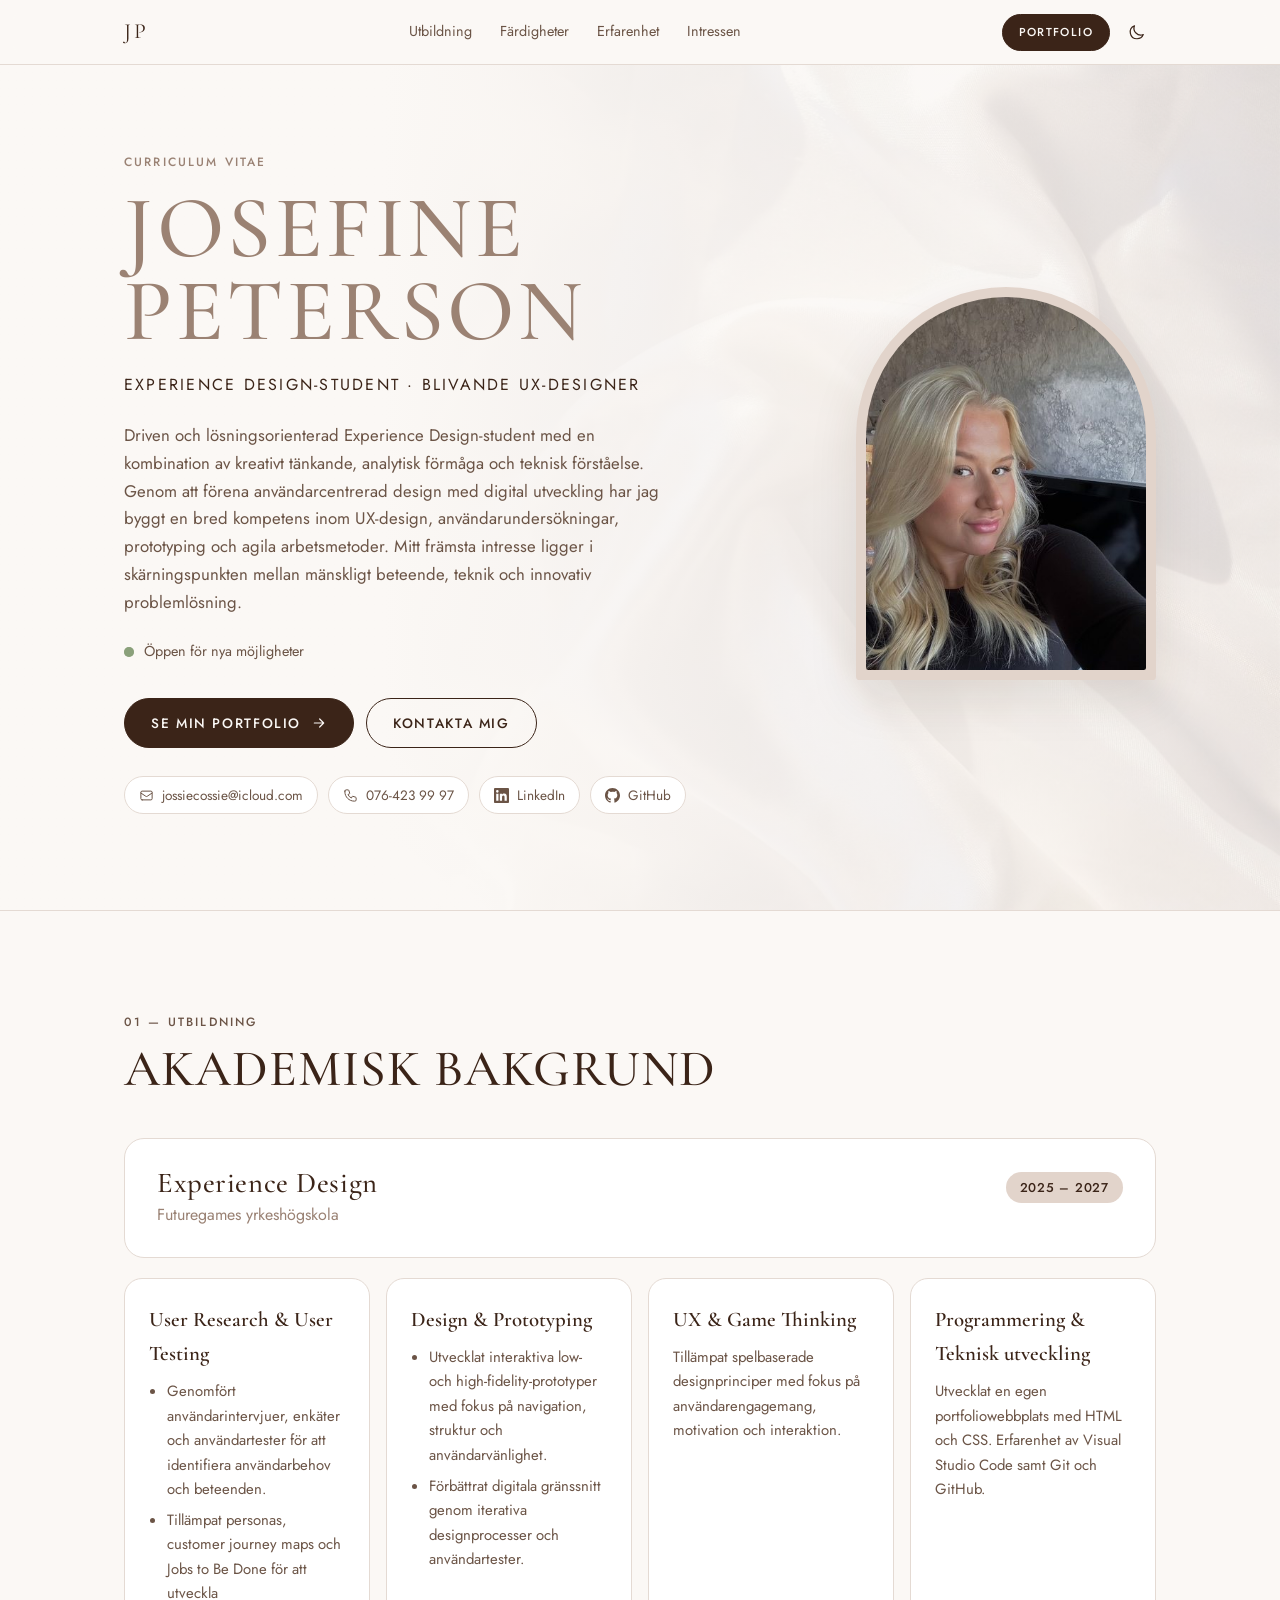
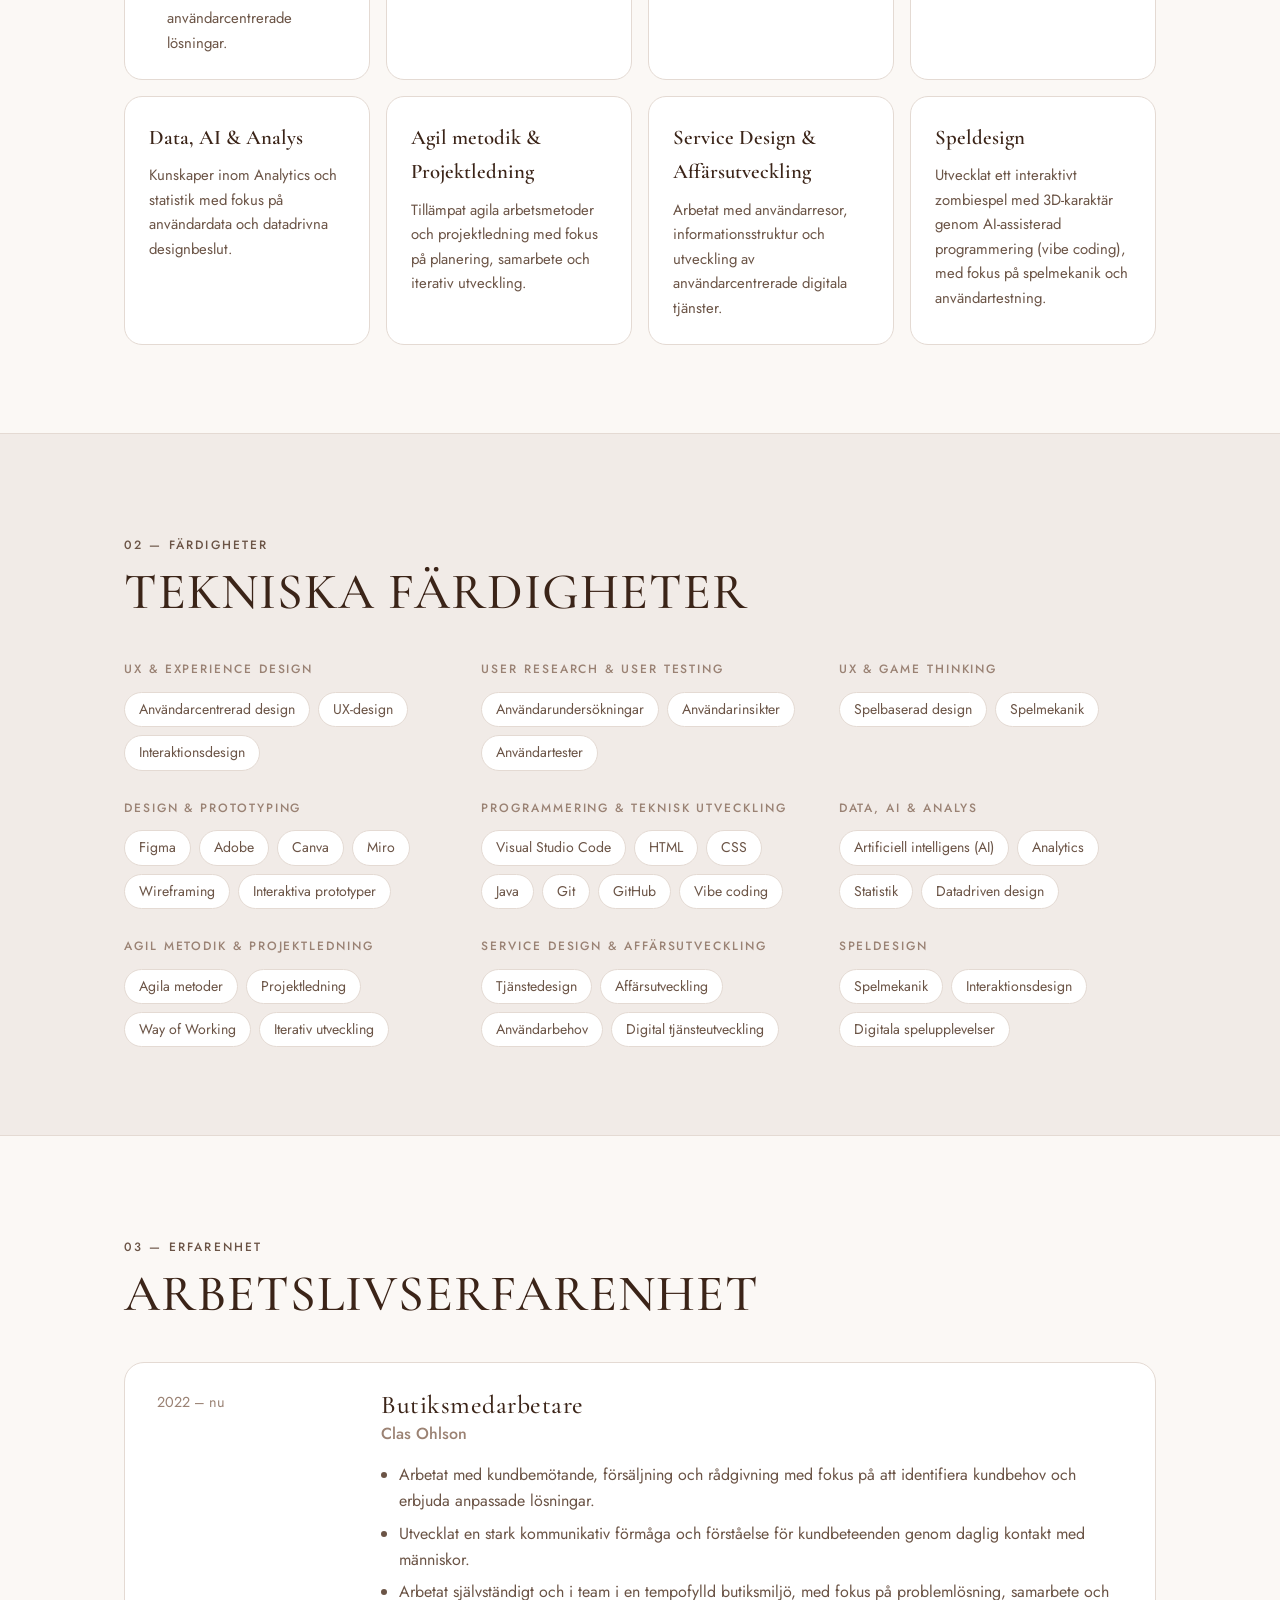
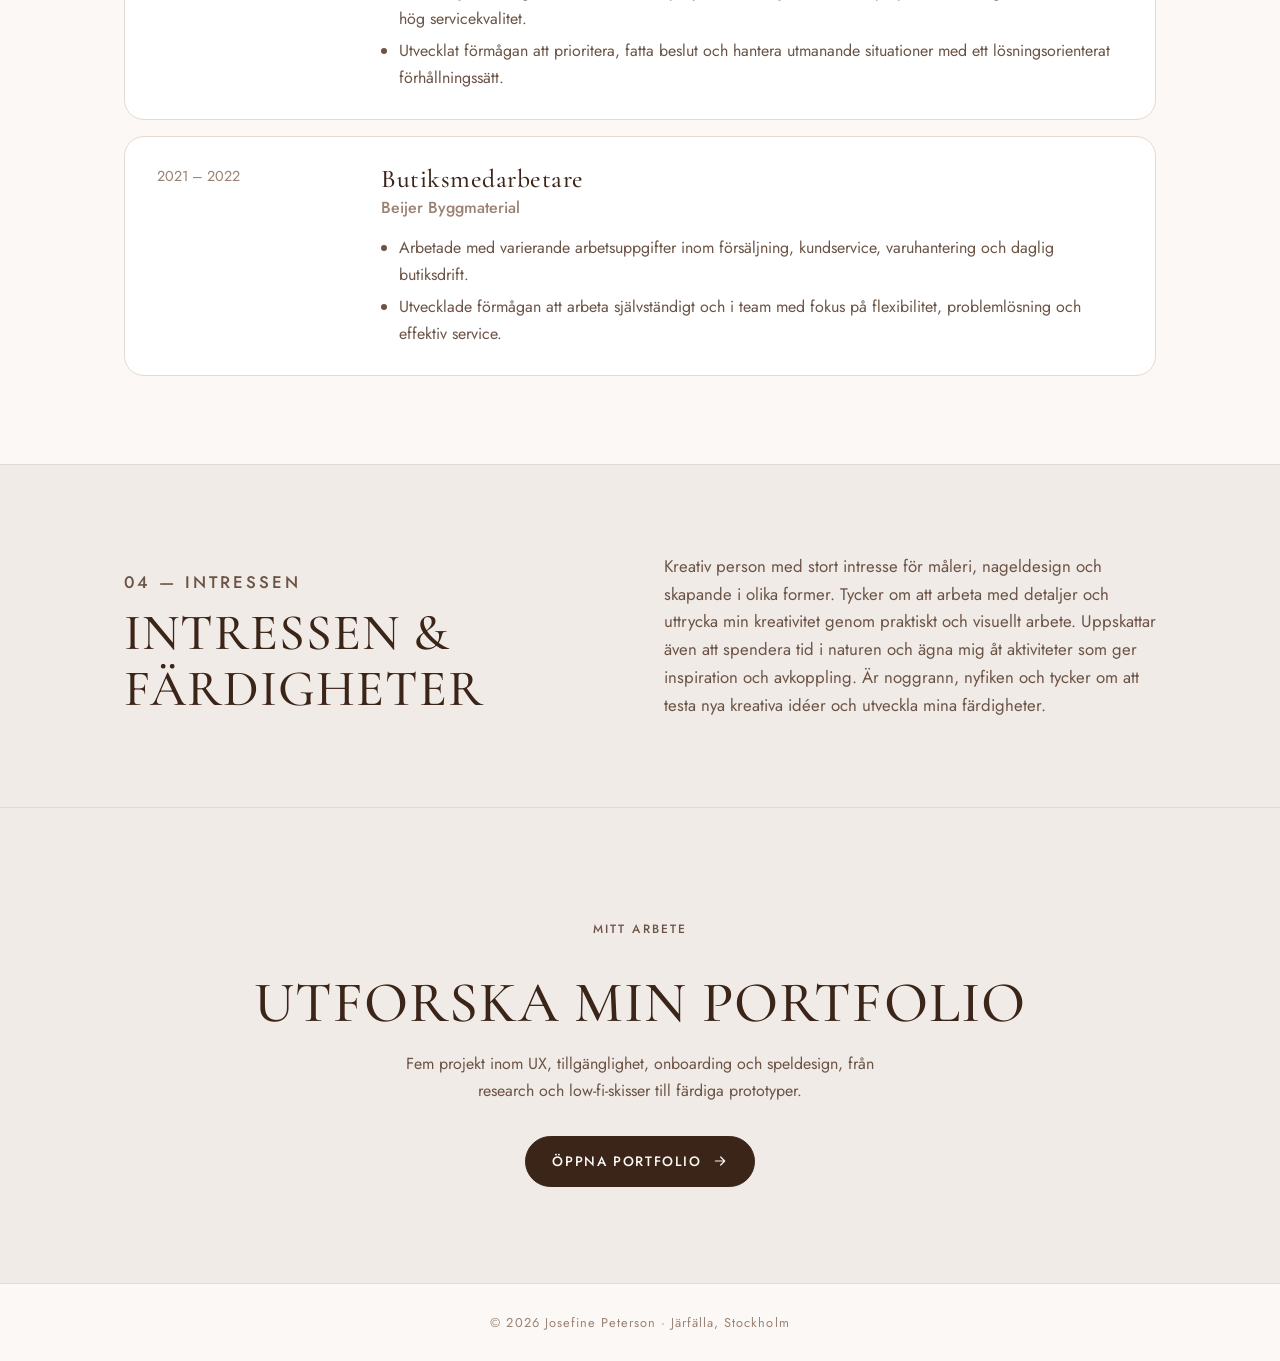
<file: index.html>
<!DOCTYPE html>
<html lang="sv">
<head>
  <meta charset="UTF-8" />
  <meta name="viewport" content="width=device-width, initial-scale=1.0" />
  <title>Josefine Peterson – CV</title>
  <meta name="description" content="Josefine Peterson – Experience Design-student och blivande UX-designer." />
  <script>
    try {
      const t = localStorage.getItem('theme')
      if (t === 'dark' || (!t && matchMedia('(prefers-color-scheme: dark)').matches)) document.documentElement.dataset.theme = 'dark'
    } catch (e) {}
  </script>
  <link rel="preconnect" href="https://fonts.googleapis.com" />
  <link rel="preconnect" href="https://fonts.gstatic.com" crossorigin />
  <link href="https://fonts.googleapis.com/css2?family=Cormorant+Garamond:wght@400;500;600&family=Jost:wght@300;400;500;600&display=swap" rel="stylesheet" />
  <link rel="stylesheet" href="style.css" />
</head>
<body>

  <!-- NAV -->
  <nav class="nav">
    <div class="container nav-inner">
      <a href="#top" class="brand">JP</a>

      <ul class="nav-links">
        <li><a href="#utbildning" class="nav-link">Utbildning</a></li>
        <li><a href="#fardigheter" class="nav-link">Färdigheter</a></li>
        <li><a href="#erfarenhet" class="nav-link">Erfarenhet</a></li>
        <li><a href="#intressen" class="nav-link">Intressen</a></li>
      </ul>

      <div class="nav-actions">
        <a href="portfolio.html" class="btn btn-primary btn-sm">Portfolio</a>
        <button id="theme-toggle" class="icon-btn" aria-label="Byt tema">
          <svg class="theme-moon" fill="none" stroke="currentColor" stroke-width="1.6" viewBox="0 0 24 24"><path stroke-linecap="round" stroke-linejoin="round" d="M20.354 15.354A9 9 0 018.646 3.646 9.003 9.003 0 0012 21a9.003 9.003 0 008.354-5.646z"/></svg>
          <svg class="theme-sun" fill="none" stroke="currentColor" stroke-width="1.6" viewBox="0 0 24 24"><path stroke-linecap="round" stroke-linejoin="round" d="M12 3v1m0 16v1m9-9h-1M4 12H3m15.364-6.364l-.707.707M6.343 17.657l-.707.707M17.657 17.657l-.707-.707M6.343 6.343l-.707-.707M12 8a4 4 0 100 8 4 4 0 000-8z"/></svg>
        </button>
        <button id="menu-btn" class="icon-btn" aria-label="Meny" aria-expanded="false">
          <svg fill="none" stroke="currentColor" stroke-width="1.6" viewBox="0 0 24 24"><path stroke-linecap="round" d="M4 7h16M4 12h16M4 17h16"/></svg>
        </button>
      </div>
    </div>

    <div id="mobile-menu" class="mobile-menu">
      <ul>
        <li><a href="#utbildning" class="nav-link">Utbildning</a></li>
        <li><a href="#fardigheter" class="nav-link">Färdigheter</a></li>
        <li><a href="#erfarenhet" class="nav-link">Erfarenhet</a></li>
        <li><a href="#intressen" class="nav-link">Intressen</a></li>
        <li><a href="portfolio.html" class="nav-link">Portfolio →</a></li>
      </ul>
    </div>
  </nav>

  <!-- HERO -->
  <header id="top" class="cv-hero">
    <div class="container cv-hero-grid">
      <div class="fade-in">
        <p class="eyebrow">Curriculum Vitae</p>
        <h1 style="margin-top:14px">Josefine<br />Peterson</h1>
        <p class="role">Experience Design-student · Blivande UX-designer</p>
        <p class="lead">
          Driven och lösningsorienterad Experience Design-student med en kombination av kreativt tänkande,
          analytisk förmåga och teknisk förståelse. Genom att förena användarcentrerad design med digital
          utveckling har jag byggt en bred kompetens inom UX-design, användarundersökningar, prototyping och
          agila arbetsmetoder. Mitt främsta intresse ligger i skärningspunkten mellan mänskligt beteende,
          teknik och innovativ problemlösning.
        </p>

        <div class="availability">
          <span class="pulse"><span></span><span></span></span>
          Öppen för nya möjligheter
        </div>

        <div class="hero-actions">
          <a href="portfolio.html" class="btn btn-primary">
            Se min portfolio
            <svg fill="none" stroke="currentColor" stroke-width="1.8" viewBox="0 0 24 24"><path stroke-linecap="round" stroke-linejoin="round" d="M5 12h14m-6-6l6 6-6 6"/></svg>
          </a>
          <a href="mailto:jossiecossie@icloud.com" class="btn btn-ghost">Kontakta mig</a>
        </div>

        <div class="contact-row">
          <a href="mailto:jossiecossie@icloud.com" class="chip-link">
            <svg fill="none" stroke="currentColor" stroke-width="1.6" viewBox="0 0 24 24"><path stroke-linecap="round" stroke-linejoin="round" d="M3 8l7.89 5.26a2 2 0 002.22 0L21 8M5 19h14a2 2 0 002-2V7a2 2 0 00-2-2H5a2 2 0 00-2 2v10a2 2 0 002 2z"/></svg>
            jossiecossie@icloud.com
          </a>
          <a href="tel:+46764239997" class="chip-link">
            <svg fill="none" stroke="currentColor" stroke-width="1.6" viewBox="0 0 24 24"><path stroke-linecap="round" stroke-linejoin="round" d="M3 5a2 2 0 012-2h3.28a1 1 0 01.948.684l1.498 4.493a1 1 0 01-.502 1.21l-2.257 1.13a11.042 11.042 0 005.516 5.516l1.13-2.257a1 1 0 011.21-.502l4.493 1.498a1 1 0 01.684.949V19a2 2 0 01-2 2h-1C9.716 21 3 14.284 3 6V5z"/></svg>
            076-423 99 97
          </a>
          <a href="https://www.linkedin.com/in/josefine-peterson-59697a396" target="_blank" rel="noopener noreferrer" class="chip-link">
            <svg fill="currentColor" viewBox="0 0 24 24"><path d="M20.447 20.452h-3.554v-5.569c0-1.328-.027-3.037-1.852-3.037-1.853 0-2.136 1.445-2.136 2.939v5.667H9.351V9h3.414v1.561h.046c.477-.9 1.637-1.85 3.37-1.85 3.601 0 4.267 2.37 4.267 5.455v6.286zM5.337 7.433a2.062 2.062 0 01-2.063-2.065 2.064 2.064 0 112.063 2.065zm1.782 13.019H3.555V9h3.564v11.452zM22.225 0H1.771C.792 0 0 .774 0 1.729v20.542C0 23.227.792 24 1.771 24h20.451C23.2 24 24 23.227 24 22.271V1.729C24 .774 23.2 0 22.222 0h.003z"/></svg>
            LinkedIn
          </a>
          <a href="https://github.com/josefinepetersooon" target="_blank" rel="noopener noreferrer" class="chip-link">
            <svg fill="currentColor" viewBox="0 0 24 24"><path d="M12 0C5.374 0 0 5.373 0 12c0 5.302 3.438 9.8 8.207 11.387.599.111.793-.261.793-.577v-2.234c-3.338.726-4.033-1.416-4.033-1.416-.546-1.387-1.333-1.756-1.333-1.756-1.089-.745.083-.729.083-.729 1.205.084 1.839 1.237 1.839 1.237 1.07 1.834 2.807 1.304 3.492.997.107-.775.418-1.305.762-1.604-2.665-.305-5.467-1.334-5.467-5.931 0-1.311.469-2.381 1.236-3.221-.124-.303-.535-1.524.117-3.176 0 0 1.008-.322 3.301 1.23A11.509 11.509 0 0112 5.803c1.02.005 2.047.138 3.006.404 2.291-1.552 3.297-1.23 3.297-1.23.653 1.653.242 2.874.118 3.176.77.84 1.235 1.911 1.235 3.221 0 4.609-2.807 5.624-5.479 5.921.43.372.823 1.102.823 2.222v3.293c0 .319.192.694.801.576C20.566 21.797 24 17.3 24 12c0-6.627-5.373-12-12-12z"/></svg>
            GitHub
          </a>
        </div>
      </div>

      <div class="hero-photo fade-in d1">
        <img src="images/josefine.jpg" alt="Porträtt av Josefine Peterson" />
      </div>
    </div>
  </header>

  <main>

    <!-- UTBILDNING -->
    <section id="utbildning" class="section">
      <div class="container">
        <div class="section-head reveal">
          <p class="eyebrow">01 — Utbildning</p>
          <h2>Akademisk bakgrund</h2>
        </div>

        <div class="edu-main reveal">
          <div>
            <h3>Experience Design</h3>
            <p class="school">Futuregames yrkeshögskola</p>
          </div>
          <span class="badge">2025 – 2027</span>
        </div>

        <div class="card-grid">
          <div class="card reveal">
            <h4>User Research &amp; User Testing</h4>
            <ul>
              <li>Genomfört användarintervjuer, enkäter och användartester för att identifiera användarbehov och beteenden.</li>
              <li>Tillämpat personas, customer journey maps och Jobs to Be Done för att utveckla användarcentrerade lösningar.</li>
            </ul>
          </div>
          <div class="card reveal">
            <h4>Design &amp; Prototyping</h4>
            <ul>
              <li>Utvecklat interaktiva low- och high-fidelity-prototyper med fokus på navigation, struktur och användarvänlighet.</li>
              <li>Förbättrat digitala gränssnitt genom iterativa designprocesser och användartester.</li>
            </ul>
          </div>
          <div class="card reveal">
            <h4>UX &amp; Game Thinking</h4>
            <p>Tillämpat spelbaserade designprinciper med fokus på användarengagemang, motivation och interaktion.</p>
          </div>
          <div class="card reveal">
            <h4>Programmering &amp; Teknisk utveckling</h4>
            <p>Utvecklat en egen portfoliowebbplats med HTML och CSS. Erfarenhet av Visual Studio Code samt Git och GitHub.</p>
          </div>
          <div class="card reveal">
            <h4>Data, AI &amp; Analys</h4>
            <p>Kunskaper inom Analytics och statistik med fokus på användardata och datadrivna designbeslut.</p>
          </div>
          <div class="card reveal">
            <h4>Agil metodik &amp; Projektledning</h4>
            <p>Tillämpat agila arbetsmetoder och projektledning med fokus på planering, samarbete och iterativ utveckling.</p>
          </div>
          <div class="card reveal">
            <h4>Service Design &amp; Affärsutveckling</h4>
            <p>Arbetat med användarresor, informationsstruktur och utveckling av användarcentrerade digitala tjänster.</p>
          </div>
          <div class="card reveal">
            <h4>Speldesign</h4>
            <p>Utvecklat ett interaktivt zombiespel med 3D-karaktär genom AI-assisterad programmering (vibe coding), med fokus på spelmekanik och användartestning.</p>
          </div>
        </div>
      </div>
    </section>

    <!-- FÄRDIGHETER -->
    <section id="fardigheter" class="section section-alt">
      <div class="container">
        <div class="section-head reveal">
          <p class="eyebrow">02 — Färdigheter</p>
          <h2>Tekniska färdigheter</h2>
        </div>
        <div id="skills-container" class="skill-groups"></div>
      </div>
    </section>

    <!-- ERFARENHET -->
    <section id="erfarenhet" class="section">
      <div class="container">
        <div class="section-head reveal">
          <p class="eyebrow">03 — Erfarenhet</p>
          <h2>Arbetslivserfarenhet</h2>
        </div>
        <div id="experience-container" class="timeline"></div>
      </div>
    </section>

    <!-- INTRESSEN -->
    <section id="intressen" class="section section-alt">
      <div class="container interests">
        <div class="section-head reveal" style="margin-bottom:0">
          <p class="eyebrow">04 — Intressen</p>
          <h2>Intressen &amp; färdigheter</h2>
        </div>
        <p class="reveal">
          Kreativ person med stort intresse för måleri, nageldesign och skapande i olika former. Tycker om att
          arbeta med detaljer och uttrycka min kreativitet genom praktiskt och visuellt arbete. Uppskattar även
          att spendera tid i naturen och ägna mig åt aktiviteter som ger inspiration och avkoppling. Är noggrann,
          nyfiken och tycker om att testa nya kreativa idéer och utveckla mina färdigheter.
        </p>
      </div>
    </section>

    <!-- PORTFOLIO CTA -->
    <section class="cta-band">
      <div class="container reveal">
        <p class="eyebrow">Mitt arbete</p>
        <h2 style="margin-top:10px">Utforska min portfolio</h2>
        <p>Fem projekt inom UX, tillgänglighet, onboarding och speldesign, från research och low-fi-skisser till färdiga prototyper.</p>
        <a href="portfolio.html" class="btn btn-primary">
          Öppna portfolio
          <svg fill="none" stroke="currentColor" stroke-width="1.8" viewBox="0 0 24 24"><path stroke-linecap="round" stroke-linejoin="round" d="M5 12h14m-6-6l6 6-6 6"/></svg>
        </a>
      </div>
    </section>

  </main>

  <footer class="footer">
    <p>© <span id="year"></span> Josefine Peterson · Järfälla, Stockholm</p>
  </footer>

  <script src="js/main.js"></script>
</body>
</html>
</file>
<file: style.css>
/* ── Tokens ──────────────────────────────────────────────── */

:root {
  --bg: #fbf8f5;
  --bg-alt: #f1ebe7;
  --surface: #ffffff;
  --text: #3b2418;
  --text-soft: #6b5446;
  --muted: #9a8274;
  --accent: #9b8273;
  --accent-soft: #e2d4cb;
  --line: #e4dad3;
  --shadow: 0 18px 50px rgba(59, 36, 24, 0.10);
  --serif: 'Cormorant Garamond', 'Times New Roman', serif;
  --sans: 'Jost', system-ui, sans-serif;
  color-scheme: light;
}

:root[data-theme="dark"] {
  --bg: #1b1613;
  --bg-alt: #231d19;
  --surface: #2a221d;
  --text: #f3e9e2;
  --text-soft: #cdbcb0;
  --muted: #a8968a;
  --accent: #c9b1a2;
  --accent-soft: #4a3b32;
  --line: #3a2f29;
  --shadow: 0 18px 50px rgba(0, 0, 0, 0.35);
  color-scheme: dark;
}

/* ── Base ────────────────────────────────────────────────── */

*, *::before, *::after { box-sizing: border-box; }

html { scroll-behavior: smooth; }

body {
  margin: 0;
  background: var(--bg);
  color: var(--text);
  font-family: var(--sans);
  font-weight: 400;
  line-height: 1.65;
  -webkit-font-smoothing: antialiased;
  transition: background-color 0.3s, color 0.3s;
}

img { max-width: 100%; display: block; }
a { color: inherit; }

h1, h2, h3 {
  font-family: var(--serif);
  font-weight: 500;
  letter-spacing: 0.02em;
  line-height: 1.1;
  margin: 0;
}

p { margin: 0; }

.container {
  width: 100%;
  max-width: 1080px;
  margin: 0 auto;
  padding: 0 24px;
}

.eyebrow {
  font-size: 0.75rem;
  font-weight: 500;
  letter-spacing: 0.18em;
  text-transform: uppercase;
  color: var(--muted);
}

/* ── Nav ─────────────────────────────────────────────────── */

.nav {
  position: sticky;
  top: 0;
  z-index: 50;
  background: color-mix(in srgb, var(--bg) 85%, transparent);
  backdrop-filter: blur(10px);
  border-bottom: 1px solid var(--line);
}

.nav-inner {
  height: 64px;
  display: flex;
  align-items: center;
  justify-content: space-between;
  gap: 16px;
}

.brand {
  font-family: var(--serif);
  font-size: 1.35rem;
  letter-spacing: 0.12em;
  text-decoration: none;
}

.nav-links {
  display: flex;
  gap: 28px;
  list-style: none;
  margin: 0;
  padding: 0;
  font-size: 0.9rem;
}

.nav-link {
  color: var(--text-soft);
  text-decoration: none;
  position: relative;
  padding-bottom: 2px;
  transition: color 0.15s;
}

.nav-link::after {
  content: '';
  position: absolute;
  left: 0; right: 0; bottom: -2px;
  height: 1px;
  background: var(--text);
  transform: scaleX(0);
  transition: transform 0.2s ease;
}

.nav-link:hover { color: var(--text); }
.nav-link:hover::after { transform: scaleX(1); }

.nav-actions { display: flex; align-items: center; gap: 8px; }

.icon-btn {
  display: inline-flex;
  align-items: center;
  justify-content: center;
  width: 38px;
  height: 38px;
  border: 0;
  border-radius: 999px;
  background: transparent;
  color: var(--text);
  cursor: pointer;
  transition: background-color 0.15s;
}

.icon-btn:hover { background: var(--bg-alt); }
.icon-btn svg { width: 18px; height: 18px; }

.theme-sun { display: none; }
:root[data-theme="dark"] .theme-sun { display: block; }
:root[data-theme="dark"] .theme-moon { display: none; }

#menu-btn { display: none; }

.mobile-menu {
  display: none;
  border-top: 1px solid var(--line);
  padding: 16px 24px 20px;
}

.mobile-menu.open { display: block; }

.mobile-menu ul {
  list-style: none;
  margin: 0;
  padding: 0;
  display: flex;
  flex-direction: column;
  gap: 14px;
}

/* ── Buttons ─────────────────────────────────────────────── */

.btn {
  display: inline-flex;
  align-items: center;
  justify-content: center;
  gap: 10px;
  padding: 13px 26px;
  border-radius: 999px;
  font-family: var(--sans);
  font-size: 0.85rem;
  font-weight: 500;
  letter-spacing: 0.12em;
  text-transform: uppercase;
  text-decoration: none;
  border: 1px solid var(--text);
  transition: background-color 0.2s, color 0.2s, transform 0.2s;
}

.btn svg { width: 16px; height: 16px; transition: transform 0.2s; }
.btn:hover svg { transform: translateX(4px); }

.btn-primary { background: var(--text); color: var(--bg); }
.btn-primary:hover { background: transparent; color: var(--text); }

.btn-ghost { background: transparent; color: var(--text); }
.btn-ghost:hover { background: var(--text); color: var(--bg); }

.btn-sm { padding: 8px 16px; font-size: 0.72rem; }

.chip-link {
  display: inline-flex;
  align-items: center;
  gap: 8px;
  padding: 7px 14px;
  border: 1px solid var(--line);
  border-radius: 999px;
  font-size: 0.85rem;
  color: var(--text-soft);
  text-decoration: none;
  background: var(--surface);
  transition: border-color 0.15s, color 0.15s;
  overflow-wrap: anywhere;
}

.chip-link:hover { border-color: var(--accent); color: var(--text); }
.chip-link svg { width: 15px; height: 15px; flex-shrink: 0; }

/* ── CV hero ─────────────────────────────────────────────── */

.cv-hero {
  position: relative;
  overflow: hidden;
  border-bottom: 1px solid var(--line);
}

.cv-hero::before {
  content: '';
  position: absolute;
  inset: 0;
  background: url('images/hero-satin.jpg') center / cover no-repeat;
  opacity: 0.55;
}

:root[data-theme="dark"] .cv-hero::before { opacity: 0.08; }

.cv-hero::after {
  content: '';
  position: absolute;
  inset: 0;
  background: linear-gradient(90deg, var(--bg) 30%, color-mix(in srgb, var(--bg) 40%, transparent));
}

.cv-hero .container { position: relative; z-index: 1; }

.cv-hero-grid {
  display: grid;
  grid-template-columns: 1fr 300px;
  gap: 64px;
  align-items: center;
  padding-block: 88px 96px;
}

.cv-hero h1 {
  font-size: clamp(3rem, 8vw, 5.5rem);
  letter-spacing: 0.04em;
  text-transform: uppercase;
  color: var(--accent);
  line-height: 0.95;
}

.cv-hero .role {
  margin-top: 18px;
  font-size: 1rem;
  letter-spacing: 0.14em;
  text-transform: uppercase;
  color: var(--text);
}

.cv-hero .lead {
  margin-top: 24px;
  max-width: 560px;
  color: var(--text-soft);
  font-size: 1.05rem;
}

.availability {
  margin-top: 24px;
  display: inline-flex;
  align-items: center;
  gap: 10px;
  font-size: 0.9rem;
  color: var(--text-soft);
}

.pulse { position: relative; width: 10px; height: 10px; }
.pulse span {
  position: absolute;
  inset: 0;
  border-radius: 50%;
  background: #8aa07a;
}
.pulse span:first-child { animation: ping 1.6s cubic-bezier(0, 0, 0.2, 1) infinite; opacity: 0.6; }

.hero-actions {
  margin-top: 32px;
  display: flex;
  flex-wrap: wrap;
  gap: 12px;
}

.contact-row {
  margin-top: 28px;
  display: flex;
  flex-wrap: wrap;
  gap: 10px;
}

.hero-photo {
  border-radius: 999px 999px 24px 24px;
  padding: 10px;
  background: var(--accent-soft);
  box-shadow: var(--shadow);
}

.hero-photo img {
  width: 100%;
  aspect-ratio: 3 / 4;
  object-fit: cover;
  object-position: center top;
  border-radius: 999px 999px 18px 18px;
}

/* ── Sections ────────────────────────────────────────────── */

.section { padding: 88px 0; }
.section + .section { border-top: 1px solid var(--line); }
.section-alt { background: var(--bg-alt); }

.section-head { margin-bottom: 40px; }

.section-head h2 {
  margin-top: 8px;
  font-size: clamp(2.2rem, 5vw, 3.2rem);
  text-transform: uppercase;
}

.section-head p {
  margin-top: 14px;
  max-width: 620px;
  color: var(--text-soft);
}

/* Education */

.edu-main {
  display: flex;
  flex-wrap: wrap;
  justify-content: space-between;
  align-items: baseline;
  gap: 12px;
  padding: 28px 32px;
  border: 1px solid var(--line);
  border-radius: 20px;
  background: var(--surface);
}

.edu-main h3 { font-size: 1.8rem; }
.edu-main .school { color: var(--muted); margin-top: 4px; }

.badge {
  display: inline-block;
  padding: 5px 14px;
  border-radius: 999px;
  background: var(--accent-soft);
  color: var(--text);
  font-size: 0.8rem;
  font-weight: 500;
  letter-spacing: 0.06em;
  white-space: nowrap;
}

.card-grid {
  margin-top: 20px;
  display: grid;
  grid-template-columns: repeat(auto-fill, minmax(240px, 1fr));
  gap: 16px;
}

.card {
  padding: 24px;
  border: 1px solid var(--line);
  border-radius: 18px;
  background: var(--surface);
  transition: transform 0.25s, box-shadow 0.25s, border-color 0.25s;
}

.card:hover {
  transform: translateY(-3px);
  box-shadow: var(--shadow);
  border-color: var(--accent-soft);
}

.card h4 {
  margin: 0 0 8px;
  font-family: var(--serif);
  font-size: 1.3rem;
  font-weight: 600;
}

.card p, .card li { color: var(--text-soft); font-size: 0.93rem; }

.card ul { margin: 0; padding-left: 18px; }
.card li + li { margin-top: 6px; }

.card-num {
  font-family: var(--serif);
  font-size: 0.95rem;
  color: var(--muted);
  margin-bottom: 10px;
}

/* Skills */

.skill-groups {
  display: grid;
  grid-template-columns: repeat(auto-fill, minmax(300px, 1fr));
  gap: 28px 40px;
}

.skill-group h4 {
  margin: 0 0 12px;
  font-size: 0.75rem;
  font-weight: 500;
  letter-spacing: 0.16em;
  text-transform: uppercase;
  color: var(--muted);
}

.tags { display: flex; flex-wrap: wrap; gap: 8px; }

.tag {
  padding: 5px 14px;
  border: 1px solid var(--line);
  border-radius: 999px;
  background: var(--surface);
  font-size: 0.88rem;
  color: var(--text-soft);
  transition: border-color 0.15s, color 0.15s;
}

.tag:hover { border-color: var(--accent); color: var(--text); }

/* Experience */

.timeline { display: flex; flex-direction: column; gap: 16px; }

.job {
  display: grid;
  grid-template-columns: 200px 1fr;
  gap: 24px;
  padding: 28px 32px;
  border: 1px solid var(--line);
  border-radius: 20px;
  background: var(--surface);
}

.job .period { color: var(--muted); font-size: 0.9rem; }
.job h3 { font-size: 1.6rem; }
.job .company { color: var(--accent); margin-top: 2px; font-weight: 500; }
.job ul { margin: 14px 0 0; padding-left: 18px; color: var(--text-soft); }
.job li + li { margin-top: 6px; }

/* Interests */

.interests {
  display: grid;
  grid-template-columns: 1fr 1fr;
  gap: 48px;
  align-items: center;
}

.interests p { color: var(--text-soft); font-size: 1.05rem; }

/* Portfolio CTA band */

.cta-band {
  text-align: center;
  padding: 96px 0;
  background: var(--bg-alt);
  border-top: 1px solid var(--line);
}

.cta-band h2 {
  font-size: clamp(2.2rem, 6vw, 3.6rem);
  text-transform: uppercase;
}

.cta-band p {
  margin: 16px auto 32px;
  max-width: 520px;
  color: var(--text-soft);
}

/* Footer */

.footer {
  padding: 28px 0;
  border-top: 1px solid var(--line);
  text-align: center;
  font-size: 0.8rem;
  color: var(--muted);
  letter-spacing: 0.08em;
}

/* ── Portfolio ───────────────────────────────────────────── */

.pf-hero {
  position: relative;
  min-height: min(calc(100vh - 64px), 860px);
  display: flex;
  align-items: center;
  justify-content: center;
  text-align: center;
  background: url('images/hero-satin.jpg') center / cover no-repeat;
  overflow: hidden;
}

:root[data-theme="dark"] .pf-hero::before {
  content: '';
  position: absolute;
  inset: 0;
  background: rgba(27, 22, 19, 0.72);
}

.pf-hero-inner { position: relative; padding: 48px 24px; }

.pf-hero h1 {
  font-size: clamp(3.4rem, 13vw, 9rem);
  font-weight: 400;
  letter-spacing: 0.02em;
  line-height: 0.88;
  text-transform: uppercase;
  color: #9b8273;
}

:root[data-theme="dark"] .pf-hero h1 { color: #d8c3b5; }

.pf-hero .role {
  margin-top: 28px;
  font-family: var(--serif);
  font-size: clamp(1.1rem, 2.6vw, 1.5rem);
  letter-spacing: 0.08em;
  text-transform: uppercase;
  color: #4a3024;
}

:root[data-theme="dark"] .pf-hero .role { color: var(--text); }

.pf-hero .hero-actions { justify-content: center; margin-top: 40px; }

.scroll-hint {
  position: absolute;
  bottom: 28px;
  left: 50%;
  transform: translateX(-50%);
  color: #6b5446;
  animation: bob 2s ease-in-out infinite;
}

.scroll-hint svg { width: 22px; height: 22px; }

/* About */

.about {
  display: grid;
  grid-template-columns: 1.1fr 0.9fr;
  gap: 72px;
  align-items: center;
}

.about-text p { color: var(--text-soft); font-size: 1.05rem; }
.about-text p + p { margin-top: 18px; }

.about-photo {
  padding: 22px;
  border-radius: 36px;
  background: var(--accent-soft);
  max-width: 380px;
  justify-self: center;
}

.about-photo img {
  border-radius: 26px;
  aspect-ratio: 3 / 4.4;
  object-fit: cover;
}

/* Interest tiles */

.interest-grid {
  display: grid;
  grid-template-columns: repeat(4, 1fr);
  gap: 24px;
}

.interest { margin: 0; }

.interest img {
  width: 100%;
  aspect-ratio: 1;
  object-fit: cover;
  border-radius: 26px;
  transition: transform 0.4s ease;
}

.interest:hover img { transform: scale(1.03); }

.interest figcaption {
  margin-top: 14px;
  font-size: 1.1rem;
  color: var(--text);
}

/* Projects index */

.project-index {
  display: grid;
  grid-template-columns: repeat(5, 1fr);
  gap: 12px;
}

.project-index a {
  display: block;
  padding: 18px;
  border: 1px solid var(--line);
  border-radius: 16px;
  text-decoration: none;
  background: var(--surface);
  transition: border-color 0.2s, transform 0.2s;
}

.project-index a:hover { border-color: var(--accent); transform: translateY(-2px); }
.project-index .num { font-size: 0.75rem; letter-spacing: 0.14em; color: var(--muted); }
.project-index .name { display: block; margin-top: 6px; font-family: var(--serif); font-size: 1.25rem; }

/* Project */

.project { padding: 96px 0; border-top: 1px solid var(--line); }
.project:nth-of-type(even) { background: var(--bg-alt); }

.project-head {
  display: grid;
  grid-template-columns: 1fr 1fr;
  gap: 32px 56px;
  align-items: end;
  margin-bottom: 48px;
}

.project-head h2 {
  margin-top: 10px;
  font-size: clamp(2.4rem, 6vw, 4rem);
  text-transform: uppercase;
}

.project-head .client {
  margin-top: 8px;
  font-size: 0.9rem;
  letter-spacing: 0.12em;
  text-transform: uppercase;
  color: var(--text-soft);
}

.project-head .summary { font-size: 1.1rem; color: var(--text-soft); }

.project-tags { margin-top: 16px; }

.stage {
  display: grid;
  grid-template-columns: 1fr 1fr;
  gap: 56px;
  align-items: center;
}

.stage + .stage {
  margin-top: 72px;
  padding-top: 72px;
  border-top: 1px dashed var(--line);
}

.stage-title {
  font-family: var(--serif);
  font-size: 1.8rem;
  text-transform: uppercase;
  margin-bottom: 24px;
}

.stage-label {
  display: inline-block;
  margin-bottom: 10px;
  padding: 3px 12px;
  border-radius: 999px;
  background: var(--accent-soft);
  font-size: 0.72rem;
  letter-spacing: 0.14em;
  text-transform: uppercase;
}

.facts { display: flex; flex-direction: column; gap: 22px; }

.fact {
  display: grid;
  grid-template-columns: 48px 1fr;
  gap: 16px;
  align-items: start;
}

.fact-icon {
  width: 48px;
  height: 48px;
  border-radius: 50%;
  background: var(--accent-soft);
  color: var(--accent);
  display: flex;
  align-items: center;
  justify-content: center;
}

:root[data-theme="dark"] .fact-icon { color: var(--text); }

.fact-icon svg { width: 22px; height: 22px; }

.fact h4 {
  margin: 4px 0 4px;
  font-size: 0.85rem;
  font-weight: 500;
  letter-spacing: 0.14em;
  text-transform: uppercase;
}

.fact p { color: var(--text-soft); }

.shots {
  display: grid;
  gap: 18px;
  align-items: start;
}

.shots-2 { grid-template-columns: 1fr 1fr; }
.shots-3 { grid-template-columns: repeat(3, 1fr); }
.shots-phones { grid-template-columns: repeat(auto-fit, minmax(110px, 1fr)); }

.shot {
  padding: 0;
  border: 0;
  background: none;
  cursor: zoom-in;
  border-radius: 10px;
  overflow: hidden;
  transition: transform 0.25s;
}

.shot:hover { transform: translateY(-3px); }
.shot img { width: 100%; height: auto; border-radius: 10px; }

.shot-caption {
  margin-top: 8px;
  font-size: 0.8rem;
  color: var(--muted);
  text-align: center;
  letter-spacing: 0.08em;
  text-transform: uppercase;
}

.compare {
  display: grid;
  grid-template-columns: 1fr 1fr;
  gap: 24px;
  align-items: start;
}

.confidential {
  margin-top: 18px;
  font-size: 0.85rem;
  color: var(--muted);
  font-style: italic;
}

/* Skills & methods (portfolio) */

.skills-split {
  display: grid;
  grid-template-columns: 1.4fr 1fr;
  gap: 56px;
  align-items: start;
}

.ribbons {
  display: grid;
  grid-template-columns: 1fr 1fr;
  gap: 16px 24px;
  padding: 32px;
  border: 1px solid var(--text);
  border-radius: 4px;
}

.ribbon {
  padding: 14px 28px;
  background: var(--accent-soft);
  text-align: center;
  font-size: 0.85rem;
  letter-spacing: 0.08em;
  text-transform: uppercase;
  clip-path: polygon(0 0, 100% 0, 92% 50%, 100% 100%, 0 100%, 8% 50%);
}

.methods { display: flex; flex-direction: column; gap: 16px; }

.method-box {
  padding: 24px 32px;
  border: 1px solid var(--text);
  border-radius: 40px;
}

.method-box ul { margin: 0; padding-left: 18px; }
.method-box li + li { margin-top: 4px; }

/* Contact (portfolio) */

.contact {
  display: grid;
  grid-template-columns: 1fr 340px;
  gap: 64px;
  align-items: center;
}

.contact-list {
  list-style: none;
  margin: 32px 0 0;
  padding: 0;
  display: flex;
  flex-direction: column;
  gap: 16px;
}

.contact-list a, .contact-list span {
  display: inline-flex;
  align-items: center;
  gap: 14px;
  text-decoration: none;
  overflow-wrap: anywhere;
}

.contact-list a:hover { color: var(--accent); }

.contact-list .ci {
  width: 34px;
  height: 34px;
  flex-shrink: 0;
  border-radius: 50%;
  background: var(--text);
  color: var(--bg);
  display: inline-flex;
  align-items: center;
  justify-content: center;
}

.contact-list .ci svg { width: 16px; height: 16px; }

.arch {
  border: 1px solid var(--text);
  border-radius: 999px 999px 0 0;
  overflow: hidden;
}

.arch img { width: 100%; aspect-ratio: 3 / 4.2; object-fit: cover; }

.thanks {
  padding: 120px 0;
  text-align: center;
}

.thanks h2 {
  font-family: var(--sans);
  font-weight: 600;
  font-size: clamp(1.3rem, 3.5vw, 2rem);
  letter-spacing: 0.06em;
  text-transform: uppercase;
  color: var(--accent);
}

.thanks p {
  margin-top: 48px;
  font-weight: 600;
  letter-spacing: 0.12em;
  color: var(--accent);
}

/* Lightbox */

.lightbox {
  position: fixed;
  inset: 0;
  z-index: 100;
  display: none;
  align-items: center;
  justify-content: center;
  padding: 32px;
  background: rgba(20, 14, 11, 0.88);
  cursor: zoom-out;
}

.lightbox.open { display: flex; }

.lightbox img {
  max-width: 100%;
  max-height: 100%;
  object-fit: contain;
  border-radius: 8px;
  box-shadow: 0 30px 80px rgba(0, 0, 0, 0.5);
}

.lightbox-close {
  position: absolute;
  top: 16px;
  right: 16px;
  color: #fff;
}

.lightbox-close:hover { background: rgba(255, 255, 255, 0.12); }

/* ── Animations ──────────────────────────────────────────── */

@keyframes ping { 75%, 100% { transform: scale(2.4); opacity: 0; } }
@keyframes bob { 0%, 100% { transform: translate(-50%, 0); } 50% { transform: translate(-50%, 6px); } }
@keyframes fadeUp { from { opacity: 0; transform: translateY(24px); } to { opacity: 1; transform: none; } }

.fade-in { animation: fadeUp 0.8s cubic-bezier(0.22, 1, 0.36, 1) both; }
.fade-in.d1 { animation-delay: 0.12s; }
.fade-in.d2 { animation-delay: 0.24s; }

.reveal { opacity: 0; transform: translateY(24px); transition: opacity 0.7s ease, transform 0.7s ease; }
.reveal.visible { opacity: 1; transform: none; }

@media (prefers-reduced-motion: reduce) {
  *, *::before, *::after { animation: none !important; transition: none !important; }
  .reveal { opacity: 1; transform: none; }
}

/* ── Responsive ──────────────────────────────────────────── */

@media (max-width: 900px) {
  .nav-links { display: none; }
  #menu-btn { display: inline-flex; }

  .cv-hero-grid { grid-template-columns: 1fr; gap: 40px; padding-block: 56px 64px; }
  .hero-photo { max-width: 260px; order: -1; }
  .cv-hero::after { background: color-mix(in srgb, var(--bg) 70%, transparent); }

  .job { grid-template-columns: 1fr; gap: 8px; }
  .interests, .about, .project-head, .stage, .skills-split, .contact { grid-template-columns: 1fr; gap: 40px; }
  .about-photo { order: -1; }
  .interest-grid { grid-template-columns: repeat(2, 1fr); }
  .project-index { grid-template-columns: repeat(2, 1fr); }
  .arch { max-width: 300px; }
}

@media (max-width: 560px) {
  .container { padding: 0 16px; }
  .section, .project { padding: 64px 0; }
  .edu-main, .job { padding: 22px; }
  .compare, .shots-2 { grid-template-columns: 1fr; }
  .shots-3 { grid-template-columns: repeat(3, 1fr); gap: 10px; }
  .ribbons { grid-template-columns: 1fr; padding: 20px; }
  .interest-grid { gap: 14px; }
  .project-index { grid-template-columns: 1fr; }
  .btn { width: 100%; }
}
</file>
